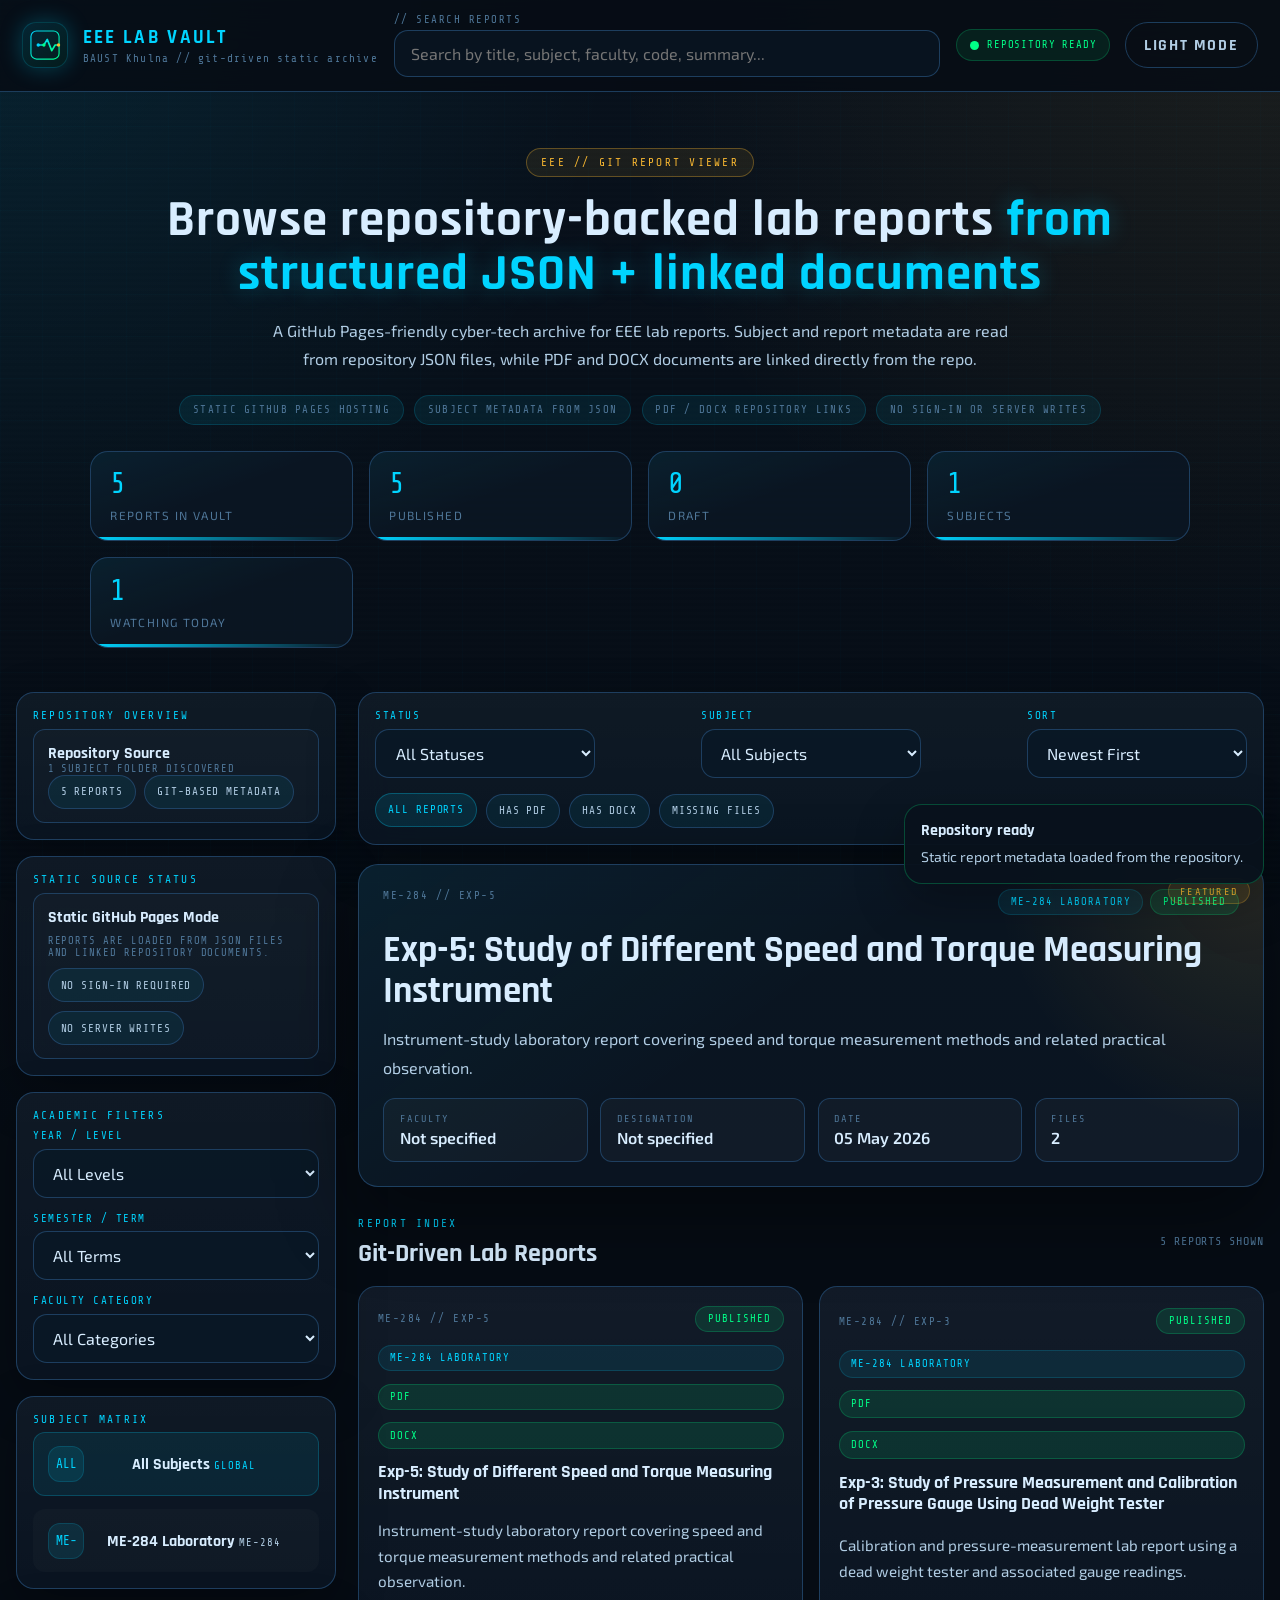
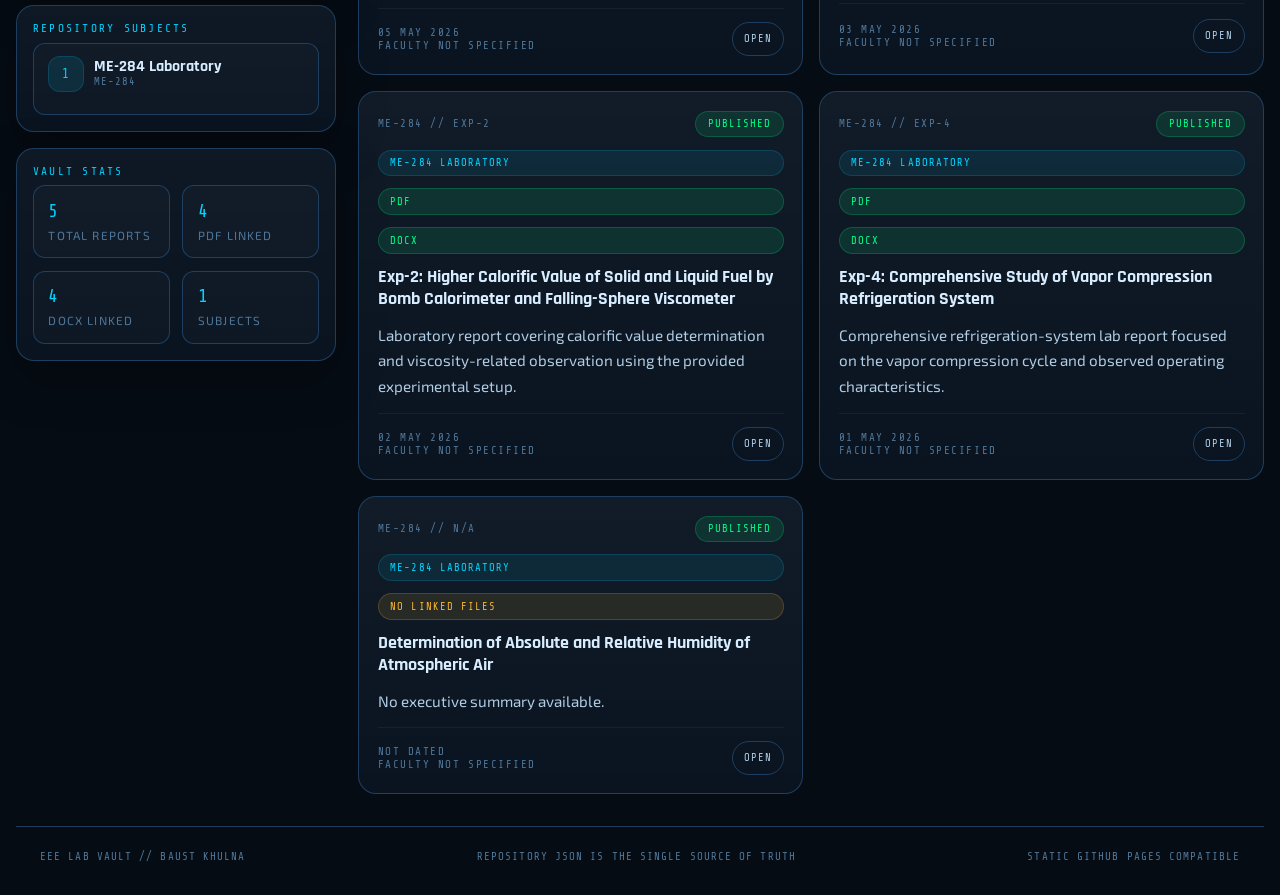
<file: index.html>
<!DOCTYPE html>
<html lang="en">
<head>
  <meta charset="UTF-8">
  <meta name="viewport" content="width=device-width, initial-scale=1.0">
  <title>EEE Lab Vault | BAUST Khulna</title>
  <meta
    name="description"
    content="A cyber-tech Git-based EEE lab report viewer for GitHub Pages with JSON metadata and linked PDF / DOCX files."
  >
  <link rel="preconnect" href="https://fonts.googleapis.com">
  <link rel="preconnect" href="https://fonts.gstatic.com" crossorigin>
  <link
    href="https://fonts.googleapis.com/css2?family=Share+Tech+Mono&family=Rajdhani:wght@400;500;600;700&family=Exo+2:wght@300;400;500;600;700&display=swap"
    rel="stylesheet"
  >
  <link rel="stylesheet" href="./style.css">
</head>
<body data-theme="dark">
  <div class="app-shell">
    <header class="topbar">
      <div class="topbar-left">
        <div class="circuit-logo" aria-hidden="true">
          <svg viewBox="0 0 64 64" xmlns="http://www.w3.org/2000/svg">
            <defs>
              <linearGradient id="brandGlow" x1="0%" y1="0%" x2="100%" y2="100%">
                <stop offset="0%" stop-color="#00d4ff"></stop>
                <stop offset="100%" stop-color="#00ff88"></stop>
              </linearGradient>
            </defs>
            <rect x="7" y="7" width="50" height="50" rx="10" fill="none" stroke="url(#brandGlow)" stroke-width="2"></rect>
            <path d="M20 32h10l6-10 8 20 6-10h4" fill="none" stroke="url(#brandGlow)" stroke-width="3" stroke-linecap="round" stroke-linejoin="round"></path>
            <circle cx="20" cy="32" r="3" fill="#00d4ff"></circle>
            <circle cx="30" cy="32" r="3" fill="#00ff88"></circle>
            <circle cx="56" cy="32" r="3" fill="#f7b731"></circle>
          </svg>
        </div>
        <div class="site-brand">
          <span class="site-name">EEE Lab Vault</span>
          <span class="site-sub">BAUST Khulna // git-driven static archive</span>
        </div>
      </div>

      <div class="topbar-center">
        <label class="search-shell" for="globalSearch">
          <span class="search-label">// Search reports</span>
          <input
            id="globalSearch"
            class="search-input"
            type="search"
            autocomplete="off"
            placeholder="Search by title, subject, faculty, code, summary..."
          >
        </label>
      </div>

      <div class="topbar-right">
        <div class="status-indicator">
          <span class="status-dot"></span>
          <span id="autosaveTopStatus">Repository ready</span>
        </div>
        <button id="themeToggle" class="btn btn-ghost" type="button">Light Mode</button>
      </div>
    </header>

    <section class="hero">
      <div class="hero-grid" aria-hidden="true"></div>
      <div class="hero-badge">EEE // GIT REPORT VIEWER</div>
      <h1>
        Browse repository-backed lab reports
        <span>from structured JSON + linked documents</span>
      </h1>
      <p class="hero-copy">
        A GitHub Pages-friendly cyber-tech archive for EEE lab reports. Subject and report metadata
        are read from repository JSON files, while PDF and DOCX documents are linked directly from the repo.
      </p>
      <div class="hero-meta">
        <span>Static GitHub Pages hosting</span>
        <span>Subject metadata from JSON</span>
        <span>PDF / DOCX repository links</span>
        <span>No sign-in or server writes</span>
      </div>
      <div class="hero-metrics">
        <article class="metric-card">
          <span class="metric-value" id="metricTotalReports">0</span>
          <span class="metric-label">Reports in Vault</span>
        </article>
        <article class="metric-card">
          <span class="metric-value" id="metricPublishedReports">0</span>
          <span class="metric-label">Published</span>
        </article>
        <article class="metric-card">
          <span class="metric-value" id="metricDraftReports">0</span>
          <span class="metric-label">Draft</span>
        </article>
        <article class="metric-card">
          <span class="metric-value" id="metricAcademicProfiles">0</span>
          <span class="metric-label">Subjects</span>
        </article>
        <article class="metric-card">
          <span class="metric-value" id="metricTodayViewers">0</span>
          <span class="metric-label">Watching Today</span>
        </article>
      </div>
    </section>

    <div class="layout">
      <aside class="sidebar">
        <section class="sidebar-section glass-card">
          <div class="panel-title">Repository Overview</div>
          <div id="profileSummary" class="profile-summary"></div>
        </section>

        <section class="sidebar-section glass-card">
          <div class="panel-title">Static Source Status</div>
          <div id="securitySummary" class="memory-list"></div>
        </section>

        <section class="sidebar-section glass-card">
          <div class="panel-title">Academic Filters</div>
          <div class="sidebar-filter-stack">
            <label class="field field-inline" for="levelFilter">
              <span class="field-label">Year / Level</span>
              <select id="levelFilter" class="field-input">
                <option value="all">All Levels</option>
              </select>
            </label>
            <label class="field field-inline" for="termFilter">
              <span class="field-label">Semester / Term</span>
              <select id="termFilter" class="field-input">
                <option value="all">All Terms</option>
              </select>
            </label>
            <label class="field field-inline" for="teacherCategoryFilter">
              <span class="field-label">Faculty Category</span>
              <select id="teacherCategoryFilter" class="field-input">
                <option value="all">All Categories</option>
              </select>
            </label>
          </div>
        </section>

        <section class="sidebar-section glass-card">
          <div class="panel-title">Subject Matrix</div>
          <div id="categoryList" class="category-list"></div>
        </section>

        <section class="sidebar-section glass-card">
          <div class="panel-title">Repository Subjects</div>
          <div id="academicMemoryList" class="memory-list"></div>
        </section>

        <section class="sidebar-section glass-card">
          <div class="panel-title">Vault Stats</div>
          <div id="statsGrid" class="stat-grid"></div>
        </section>
      </aside>

      <main class="main">
        <section class="control-deck glass-card">
          <div class="control-row">
            <label class="field field-inline" for="statusFilter">
              <span class="field-label">Status</span>
              <select id="statusFilter" class="field-input">
                <option value="all">All Statuses</option>
                <option value="published">Published</option>
                <option value="draft">Draft</option>
              </select>
            </label>
            <label class="field field-inline" for="subjectFilter">
              <span class="field-label">Subject</span>
              <select id="subjectFilter" class="field-input">
                <option value="all">All Subjects</option>
              </select>
            </label>
            <label class="field field-inline" for="sortFilter">
              <span class="field-label">Sort</span>
              <select id="sortFilter" class="field-input">
                <option value="newest">Newest First</option>
                <option value="oldest">Oldest First</option>
                <option value="title">Title A-Z</option>
                <option value="subject">Subject A-Z</option>
              </select>
            </label>
          </div>

          <div class="quick-filter-row">
            <div id="quickFilterChips" class="quick-filter-chips" role="tablist" aria-label="Quick report filters"></div>
          </div>
        </section>

        <section id="featuredMount" class="featured-mount"></section>

        <section class="reports-section">
          <div class="section-header">
            <div>
              <p class="section-kicker">REPORT INDEX</p>
              <h2 class="section-title">Git-Driven Lab Reports</h2>
            </div>
            <div class="section-actions">
              <span id="resultsSummary" class="results-summary">0 reports shown</span>
            </div>
          </div>

          <div id="reportsGrid" class="reports-grid" aria-live="polite"></div>

          <div id="emptyState" class="empty-state hidden">
            <div class="empty-icon">0101</div>
            <h3>No reports are available yet</h3>
            <p id="emptyStateCopy">Add JSON metadata under /reports and linked PDF / DOCX files to populate the vault.</p>
          </div>
        </section>
      </main>
    </div>

    <footer class="footer">
      <span>EEE LAB VAULT // BAUST KHULNA</span>
      <span>Repository JSON is the single source of truth</span>
      <span>Static GitHub Pages compatible</span>
    </footer>
  </div>

  <section id="viewerModal" class="modal-shell" aria-hidden="true">
    <div class="modal-overlay" data-close-modal="viewer"></div>
    <div class="modal modal-viewer" role="dialog" aria-modal="true" aria-labelledby="viewerModalTitle">
      <div class="modal-header viewer-header">
        <div>
          <p class="modal-kicker">REPORT VIEWER</p>
          <h2 id="viewerModalTitle" class="modal-title">Report Viewer</h2>
        </div>
        <div class="viewer-toolbar">
          <button class="icon-btn" type="button" data-close-modal="viewer" aria-label="Close viewer">X</button>
        </div>
      </div>
      <div id="viewerContent" class="modal-body viewer-content"></div>
    </div>
  </section>

  <div id="loadingOverlay" class="loading-overlay hidden" aria-hidden="true">
    <div class="loading-card">
      <div class="loading-spinner"></div>
      <p id="loadingMessage">Loading repository metadata...</p>
    </div>
  </div>

  <div id="toastStack" class="toast-stack" aria-live="polite" aria-atomic="true"></div>

  <script defer src="./js/config.js?v=10"></script>
  <script defer src="./js/utils.js?v=10"></script>
  <script defer src="./backend/mock-backend.js?v=10"></script>
  <script defer src="./js/templates.js?v=10"></script>
  <script defer src="./js/app.js?v=10"></script>
  <script defer src="./script.js?v=10"></script>
</body>
</html>
</file>
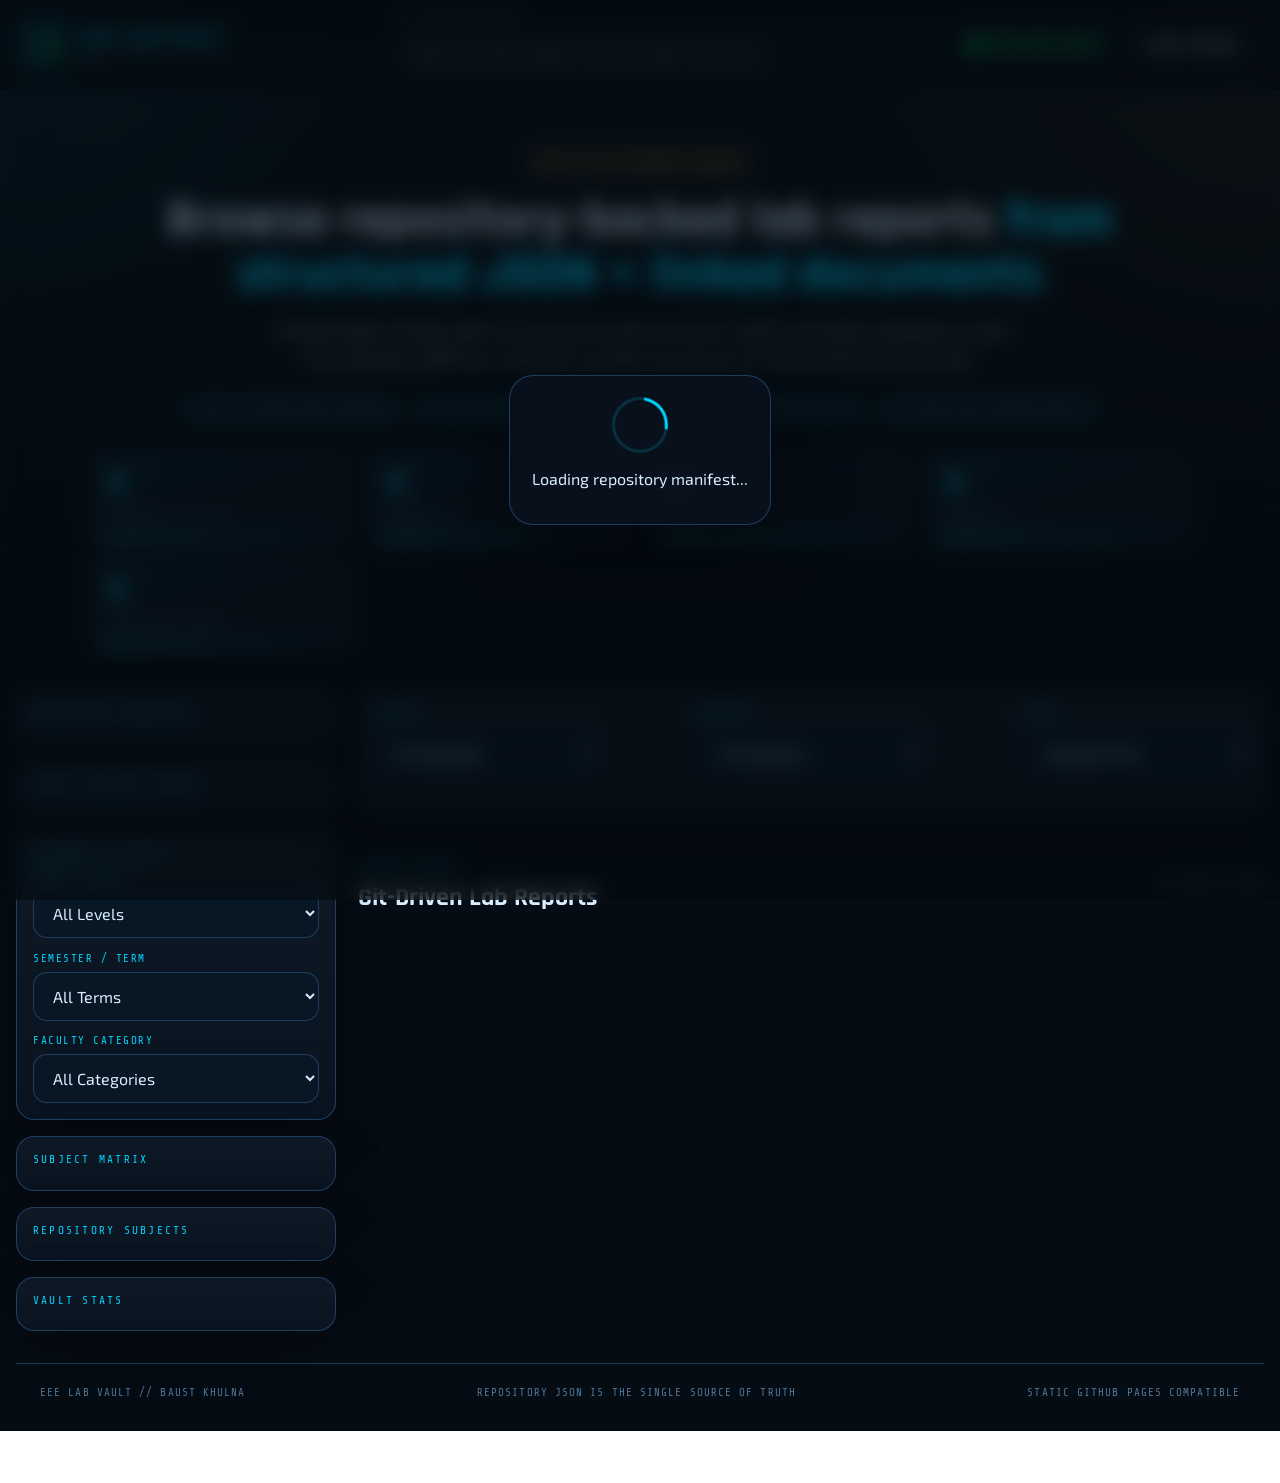
<file: eee_lab_blog.html>
<!DOCTYPE html>
<html lang="en">
<head>
  <meta charset="UTF-8">
  <meta http-equiv="refresh" content="0; url=./index.html">
  <meta name="viewport" content="width=device-width, initial-scale=1.0">
  <title>EEE Lab Vault</title>
</head>
<body>
  <p>
    Redirecting to the improved system.
    <a href="./index.html">Open EEE Lab Vault</a>
  </p>
</body>
</html>
</file>
<file: style.css>
:root {
  --bg: #060c14;
  --bg-soft: #09121d;
  --panel: rgba(11, 22, 35, 0.92);
  --panel-strong: rgba(9, 18, 29, 0.96);
  --panel-2: rgba(15, 30, 48, 0.94);
  --surface: rgba(10, 24, 38, 0.88);
  --border: rgba(36, 76, 116, 0.75);
  --border-strong: rgba(0, 212, 255, 0.32);
  --accent: #00d4ff;
  --accent-2: #f7b731;
  --accent-3: #00ff88;
  --danger: #ff4757;
  --text: #d8edff;
  --text-soft: #b1cde4;
  --muted: #4f7799;
  --shadow: 0 28px 80px rgba(0, 0, 0, 0.42);
  --shadow-soft: 0 18px 50px rgba(0, 0, 0, 0.26);
  --glow: 0 0 22px rgba(0, 212, 255, 0.26);
  --glow-2: 0 0 22px rgba(247, 183, 49, 0.22);
  --radius: 18px;
  --radius-sm: 12px;
  --topbar-height: 78px;
  --line: 1px solid var(--border);
  --transition: 180ms ease;
}

body[data-theme="light"] {
  --bg: #eef7ff;
  --bg-soft: #e2f1fb;
  --panel: rgba(255, 255, 255, 0.92);
  --panel-strong: rgba(255, 255, 255, 0.98);
  --panel-2: rgba(236, 247, 255, 0.96);
  --surface: rgba(246, 252, 255, 0.9);
  --border: rgba(48, 110, 161, 0.34);
  --border-strong: rgba(0, 122, 204, 0.28);
  --accent: #0078c2;
  --accent-2: #c78100;
  --accent-3: #008f61;
  --danger: #d9253b;
  --text: #10263d;
  --text-soft: #345067;
  --muted: #64839d;
  --shadow: 0 28px 80px rgba(12, 42, 72, 0.12);
  --shadow-soft: 0 18px 50px rgba(12, 42, 72, 0.08);
  --glow: 0 0 20px rgba(0, 120, 194, 0.16);
  --glow-2: 0 0 20px rgba(199, 129, 0, 0.14);
}

*,
*::before,
*::after {
  box-sizing: border-box;
}

html {
  scroll-behavior: smooth;
}

body {
  margin: 0;
  min-height: 100vh;
  background:
    radial-gradient(circle at top left, rgba(0, 212, 255, 0.09), transparent 22%),
    radial-gradient(circle at top right, rgba(247, 183, 49, 0.08), transparent 24%),
    linear-gradient(180deg, var(--bg-soft) 0%, var(--bg) 46%, var(--bg) 100%);
  color: var(--text);
  font-family: "Exo 2", sans-serif;
  font-weight: 400;
  overflow-x: hidden;
  position: relative;
}

body::before,
body::after {
  content: "";
  position: fixed;
  inset: 0;
  pointer-events: none;
  z-index: -1;
}

body::before {
  background-image:
    linear-gradient(rgba(0, 212, 255, 0.04) 1px, transparent 1px),
    linear-gradient(90deg, rgba(0, 212, 255, 0.04) 1px, transparent 1px);
  background-size: 42px 42px;
  opacity: 0.45;
}

body::after {
  background: repeating-linear-gradient(
    180deg,
    transparent,
    transparent 3px,
    rgba(0, 0, 0, 0.05) 3px,
    rgba(0, 0, 0, 0.05) 6px
  );
  opacity: 0.35;
}

body.modal-open {
  overflow: hidden;
}

img {
  max-width: 100%;
  display: block;
}

button,
input,
select,
textarea {
  font: inherit;
}

button {
  color: inherit;
}

a {
  color: inherit;
}

.hidden,
.sr-only {
  display: none !important;
}

.app-shell {
  position: relative;
  z-index: 1;
}

.glass-card {
  background:
    linear-gradient(180deg, rgba(255, 255, 255, 0.02), transparent 100%),
    var(--panel);
  border: var(--line);
  border-radius: var(--radius);
  box-shadow: var(--shadow-soft);
  backdrop-filter: blur(18px);
}

.topbar {
  position: sticky;
  top: 0;
  z-index: 40;
  display: grid;
  grid-template-columns: auto minmax(240px, 1fr) auto;
  align-items: center;
  gap: 1rem;
  min-height: var(--topbar-height);
  padding: 0.85rem 1.4rem;
  background: rgba(6, 12, 20, 0.86);
  border-bottom: var(--line);
  backdrop-filter: blur(22px);
}

body[data-theme="light"] .topbar {
  background: rgba(238, 247, 255, 0.88);
}

.topbar-left,
.topbar-right {
  display: flex;
  align-items: center;
  gap: 0.9rem;
}

.topbar-center {
  min-width: 0;
}

.circuit-logo {
  width: 46px;
  height: 46px;
  flex-shrink: 0;
  padding: 0.25rem;
  border-radius: 14px;
  background: linear-gradient(145deg, rgba(0, 212, 255, 0.12), rgba(0, 255, 136, 0.06));
  border: 1px solid rgba(0, 212, 255, 0.18);
  box-shadow: var(--glow);
}

.site-brand {
  display: flex;
  flex-direction: column;
  gap: 0.15rem;
}

.site-name {
  font-family: "Rajdhani", sans-serif;
  font-size: 1.2rem;
  font-weight: 700;
  letter-spacing: 0.12em;
  text-transform: uppercase;
  color: var(--accent);
}

.site-sub {
  font-family: "Share Tech Mono", monospace;
  font-size: 0.68rem;
  letter-spacing: 0.11em;
  color: var(--muted);
}

.search-shell {
  display: flex;
  flex-direction: column;
  gap: 0.3rem;
  min-width: 0;
}

.search-label {
  font-family: "Share Tech Mono", monospace;
  font-size: 0.67rem;
  letter-spacing: 0.14em;
  color: var(--muted);
  text-transform: uppercase;
}

.search-input {
  width: 100%;
  min-height: 46px;
  border-radius: 14px;
  border: 1px solid var(--border);
  background: rgba(10, 22, 35, 0.84);
  color: var(--text);
  padding: 0.8rem 1rem;
  outline: none;
  transition: border-color var(--transition), box-shadow var(--transition), transform var(--transition);
}

body[data-theme="light"] .search-input {
  background: rgba(255, 255, 255, 0.92);
}

.search-input:focus {
  border-color: var(--accent);
  box-shadow: 0 0 0 4px rgba(0, 212, 255, 0.08);
  transform: translateY(-1px);
}

.status-indicator {
  display: inline-flex;
  align-items: center;
  gap: 0.5rem;
  padding: 0.55rem 0.8rem;
  border-radius: 999px;
  border: 1px solid rgba(0, 255, 136, 0.2);
  background: rgba(0, 255, 136, 0.08);
  color: var(--accent-3);
  font-family: "Share Tech Mono", monospace;
  font-size: 0.66rem;
  letter-spacing: 0.08em;
  text-transform: uppercase;
}

.status-dot {
  width: 9px;
  height: 9px;
  border-radius: 50%;
  background: var(--accent-3);
  box-shadow: 0 0 0 0 rgba(0, 255, 136, 0.42);
  animation: pulse 1.8s infinite;
}

@keyframes pulse {
  0% {
    box-shadow: 0 0 0 0 rgba(0, 255, 136, 0.38);
  }

  70% {
    box-shadow: 0 0 0 10px rgba(0, 255, 136, 0);
  }

  100% {
    box-shadow: 0 0 0 0 rgba(0, 255, 136, 0);
  }
}

.btn,
.icon-btn {
  border: 1px solid transparent;
  border-radius: 999px;
  cursor: pointer;
  transition:
    transform var(--transition),
    background-color var(--transition),
    border-color var(--transition),
    box-shadow var(--transition),
    color var(--transition);
  text-transform: uppercase;
  letter-spacing: 0.1em;
  font-family: "Rajdhani", sans-serif;
  font-weight: 700;
}

.btn {
  min-height: 42px;
  padding: 0.72rem 1.15rem;
}

.icon-btn {
  width: 42px;
  height: 42px;
  display: inline-grid;
  place-items: center;
  background: transparent;
  border-color: var(--border);
  color: var(--muted);
}

.icon-btn:hover {
  color: var(--danger);
  border-color: rgba(255, 71, 87, 0.32);
  transform: translateY(-1px);
}

.btn:hover,
.icon-btn:hover {
  transform: translateY(-1px);
}

.btn:focus-visible,
.icon-btn:focus-visible,
.field-input:focus-visible,
.search-input:focus-visible {
  outline: 2px solid rgba(0, 212, 255, 0.28);
  outline-offset: 2px;
}

.btn-primary {
  background: linear-gradient(135deg, rgba(0, 212, 255, 0.95), rgba(0, 255, 136, 0.82));
  color: #04111a;
  box-shadow: var(--glow);
}

.btn-primary:hover {
  box-shadow: 0 18px 36px rgba(0, 212, 255, 0.18);
}

.btn-secondary {
  background: rgba(247, 183, 49, 0.12);
  border-color: rgba(247, 183, 49, 0.3);
  color: var(--accent-2);
}

.btn-secondary:hover {
  box-shadow: var(--glow-2);
  background: rgba(247, 183, 49, 0.18);
}

.btn-ghost {
  background: transparent;
  border-color: var(--border);
  color: var(--text-soft);
}

.btn-ghost:hover {
  border-color: var(--accent);
  color: var(--accent);
  box-shadow: var(--glow);
}

.btn-danger {
  background: rgba(255, 71, 87, 0.12);
  border-color: rgba(255, 71, 87, 0.3);
  color: var(--danger);
}

.btn-danger:hover {
  box-shadow: 0 0 0 4px rgba(255, 71, 87, 0.08);
}

.btn[disabled],
.icon-btn[disabled] {
  opacity: 0.55;
  cursor: not-allowed;
  transform: none;
  box-shadow: none;
}

.hero {
  position: relative;
  padding: 3.5rem 1.5rem 2.75rem;
  text-align: center;
  overflow: hidden;
}

.hero-grid {
  position: absolute;
  inset: 0;
  background:
    radial-gradient(circle at 20% 10%, rgba(0, 212, 255, 0.12), transparent 28%),
    radial-gradient(circle at 80% 10%, rgba(247, 183, 49, 0.09), transparent 32%),
    linear-gradient(180deg, rgba(0, 212, 255, 0.04), transparent 65%);
  opacity: 0.95;
  pointer-events: none;
}

.hero > * {
  position: relative;
  z-index: 1;
}

.hero-badge,
.panel-title,
.modal-kicker,
.section-kicker {
  font-family: "Share Tech Mono", monospace;
  font-size: 0.7rem;
  letter-spacing: 0.2em;
  text-transform: uppercase;
}

.hero-badge {
  display: inline-flex;
  align-items: center;
  gap: 0.5rem;
  margin-bottom: 1rem;
  border: 1px solid rgba(247, 183, 49, 0.32);
  background: rgba(247, 183, 49, 0.08);
  color: var(--accent-2);
  border-radius: 999px;
  padding: 0.45rem 0.9rem;
}

.hero h1 {
  margin: 0 auto;
  max-width: 980px;
  font-family: "Rajdhani", sans-serif;
  font-weight: 700;
  font-size: clamp(2rem, 4vw, 4.2rem);
  line-height: 1.06;
  letter-spacing: 0.02em;
}

.hero h1 span {
  color: var(--accent);
  text-shadow: var(--glow);
}

.hero-copy {
  max-width: 760px;
  margin: 1rem auto 1.35rem;
  font-size: 1rem;
  line-height: 1.75;
  color: var(--text-soft);
}

.hero-meta {
  display: flex;
  flex-wrap: wrap;
  justify-content: center;
  gap: 0.65rem;
  margin-bottom: 1.6rem;
}

.hero-meta span {
  padding: 0.5rem 0.8rem;
  border-radius: 999px;
  background: rgba(0, 212, 255, 0.08);
  border: 1px solid rgba(0, 212, 255, 0.16);
  color: var(--muted);
  font-family: "Share Tech Mono", monospace;
  font-size: 0.67rem;
  letter-spacing: 0.12em;
  text-transform: uppercase;
}

.hero-metrics {
  display: grid;
  grid-template-columns: repeat(4, minmax(0, 1fr));
  gap: 1rem;
  max-width: 1100px;
  margin: 0 auto;
}

.metric-card {
  position: relative;
  overflow: hidden;
  padding: 1.05rem 1.2rem;
  border-radius: var(--radius);
  border: var(--line);
  background:
    linear-gradient(160deg, rgba(0, 212, 255, 0.06), transparent 48%),
    var(--panel);
  text-align: left;
}

.metric-card::after {
  content: "";
  position: absolute;
  inset: auto 0 0 0;
  height: 3px;
  background: linear-gradient(90deg, var(--accent), transparent);
}

.metric-value {
  display: block;
  margin-bottom: 0.25rem;
  font-family: "Share Tech Mono", monospace;
  font-size: 1.8rem;
  color: var(--accent);
}

.metric-label {
  color: var(--muted);
  font-size: 0.74rem;
  letter-spacing: 0.12em;
  text-transform: uppercase;
}

.layout {
  display: grid;
  grid-template-columns: 320px minmax(0, 1fr);
  gap: 1.4rem;
  width: min(1440px, calc(100% - 2rem));
  margin: 0 auto 2rem;
  align-items: start;
}

.sidebar {
  position: sticky;
  top: calc(var(--topbar-height) + 1rem);
  display: grid;
  gap: 1rem;
}

.sidebar-section {
  padding: 1rem;
}

.sidebar-filter-stack {
  display: grid;
  gap: 0.85rem;
}

.sidebar-filter-stack .field {
  margin: 0;
}

.panel-title,
.section-kicker,
.modal-kicker {
  color: var(--accent);
  margin-bottom: 0.45rem;
}

.profile-summary {
  display: grid;
  gap: 0.85rem;
}

.profile-card-title {
  display: flex;
  align-items: center;
  justify-content: space-between;
  gap: 0.8rem;
}

.profile-user {
  display: flex;
  align-items: center;
  gap: 0.8rem;
}

.profile-avatar {
  width: 50px;
  height: 50px;
  border-radius: 16px;
  display: grid;
  place-items: center;
  font-family: "Share Tech Mono", monospace;
  font-size: 1rem;
  color: #05111a;
  background: linear-gradient(145deg, var(--accent), var(--accent-3));
  box-shadow: var(--glow);
}

.profile-name {
  font-family: "Rajdhani", sans-serif;
  font-size: 1.1rem;
  font-weight: 700;
}

.profile-role,
.profile-meta,
.memory-caption,
.stat-label,
.results-summary {
  font-size: 0.74rem;
  color: var(--muted);
}

.profile-meta {
  display: grid;
  gap: 0.35rem;
}

.profile-badges,
.memory-pills,
.quick-filter-chips {
  display: flex;
  flex-wrap: wrap;
  gap: 0.55rem;
}

.pill,
.chip {
  display: inline-flex;
  align-items: center;
  gap: 0.35rem;
  min-height: 34px;
  padding: 0.42rem 0.75rem;
  border-radius: 999px;
  border: 1px solid var(--border);
  background: rgba(0, 212, 255, 0.07);
  color: var(--text-soft);
  font-family: "Share Tech Mono", monospace;
  font-size: 0.69rem;
  letter-spacing: 0.08em;
  text-transform: uppercase;
}

.chip {
  cursor: pointer;
  transition: border-color var(--transition), background-color var(--transition), color var(--transition), transform var(--transition);
}

.chip:hover,
.chip.is-active {
  color: var(--accent);
  border-color: rgba(0, 212, 255, 0.28);
  background: rgba(0, 212, 255, 0.11);
  transform: translateY(-1px);
}

.category-list,
.memory-list,
.history-list {
  display: grid;
  gap: 0.75rem;
}

.category-item {
  display: grid;
  grid-template-columns: auto 1fr auto;
  align-items: center;
  gap: 0.65rem;
  width: 100%;
  padding: 0.8rem 0.9rem;
  border-radius: var(--radius-sm);
  border: 1px solid transparent;
  background: rgba(255, 255, 255, 0.02);
  color: var(--text-soft);
  cursor: pointer;
  transition: transform var(--transition), border-color var(--transition), background-color var(--transition), color var(--transition);
}

.category-item:hover,
.category-item.is-active {
  color: var(--accent);
  border-color: rgba(0, 212, 255, 0.22);
  background: rgba(0, 212, 255, 0.08);
  transform: translateY(-1px);
}

.category-icon,
.memory-index {
  width: 36px;
  height: 36px;
  display: inline-grid;
  place-items: center;
  border-radius: 12px;
  background: rgba(0, 212, 255, 0.1);
  border: 1px solid rgba(0, 212, 255, 0.16);
  color: var(--accent);
  font-family: "Share Tech Mono", monospace;
  font-size: 0.8rem;
}

.category-meta,
.memory-meta {
  min-width: 0;
}

.category-name,
.memory-title,
.history-title {
  font-family: "Rajdhani", sans-serif;
  font-size: 0.98rem;
  font-weight: 700;
  color: var(--text);
}

.category-code,
.memory-caption,
.history-meta {
  font-family: "Share Tech Mono", monospace;
  font-size: 0.66rem;
  letter-spacing: 0.09em;
  text-transform: uppercase;
}

.category-count {
  min-width: 34px;
  padding: 0.3rem 0.55rem;
  text-align: center;
  border-radius: 999px;
  background: rgba(0, 212, 255, 0.08);
  color: var(--accent);
  font-family: "Share Tech Mono", monospace;
  font-size: 0.68rem;
}

.memory-card {
  padding: 0.8rem 0.85rem;
  border-radius: var(--radius-sm);
  border: var(--line);
  background: rgba(255, 255, 255, 0.02);
}

.memory-card.is-security {
  display: grid;
  gap: 0.55rem;
}

.memory-card.is-empty {
  text-align: center;
  color: var(--muted);
  padding: 1rem;
}

.memory-head {
  display: grid;
  grid-template-columns: auto 1fr;
  gap: 0.65rem;
  align-items: start;
  margin-bottom: 0.55rem;
}

.dashboard-user-card {
  padding: 1rem;
  border-radius: var(--radius);
  border: var(--line);
  background: rgba(255, 255, 255, 0.03);
  display: grid;
  gap: 0.8rem;
}

.dashboard-user-head,
.dashboard-user-footer {
  display: flex;
  align-items: center;
  justify-content: space-between;
  gap: 0.8rem;
  flex-wrap: wrap;
}

.dashboard-user-title {
  font-family: "Rajdhani", sans-serif;
  font-size: 1.08rem;
  font-weight: 700;
}

.dashboard-user-subtitle {
  color: var(--muted);
  font-family: "Share Tech Mono", monospace;
  font-size: 0.68rem;
  letter-spacing: 0.08em;
  text-transform: uppercase;
}

.dashboard-user-grid {
  display: grid;
  grid-template-columns: repeat(4, minmax(0, 1fr));
  gap: 0.75rem;
}

.dashboard-user-form {
  display: grid;
  grid-template-columns: repeat(2, minmax(0, 1fr));
  gap: 0.8rem;
}

.dashboard-user-note {
  margin-top: -0.1rem;
  color: var(--muted);
  font-size: 0.78rem;
  line-height: 1.7;
}

.activity-log-card {
  padding: 1rem;
  border-radius: var(--radius);
  border: var(--line);
  background: rgba(255, 255, 255, 0.03);
  display: grid;
  gap: 0.8rem;
}

.activity-log-head {
  display: flex;
  align-items: flex-start;
  justify-content: space-between;
  gap: 0.8rem;
  flex-wrap: wrap;
}

.activity-log-title {
  font-family: "Rajdhani", sans-serif;
  font-size: 1.02rem;
  font-weight: 700;
  text-transform: capitalize;
}

.activity-log-meta {
  color: var(--muted);
  font-family: "Share Tech Mono", monospace;
  font-size: 0.68rem;
  letter-spacing: 0.08em;
  text-transform: uppercase;
}

.activity-log-grid {
  display: grid;
  grid-template-columns: repeat(4, minmax(0, 1fr));
  gap: 0.75rem;
}

.activity-log-agent {
  padding: 0.85rem 0.95rem;
  border-radius: 14px;
  border: 1px solid rgba(0, 212, 255, 0.12);
  background: rgba(6, 18, 28, 0.72);
  color: var(--muted);
  font-family: "Share Tech Mono", monospace;
  font-size: 0.72rem;
  line-height: 1.7;
  word-break: break-word;
}

.status-pill {
  display: inline-flex;
  align-items: center;
  gap: 0.35rem;
  min-height: 30px;
  padding: 0.3rem 0.65rem;
  border-radius: 999px;
  font-family: "Share Tech Mono", monospace;
  font-size: 0.64rem;
  letter-spacing: 0.08em;
  text-transform: uppercase;
  border: 1px solid transparent;
}

.status-pill.is-active {
  color: var(--accent-3);
  background: rgba(0, 255, 136, 0.1);
  border-color: rgba(0, 255, 136, 0.24);
}

.status-pill.is-suspended {
  color: var(--danger);
  background: rgba(255, 71, 87, 0.1);
  border-color: rgba(255, 71, 87, 0.24);
}

.status-pill.is-admin {
  color: var(--accent-2);
  background: rgba(247, 183, 49, 0.12);
  border-color: rgba(247, 183, 49, 0.24);
}

.status-pill.is-readonly {
  color: #ffb86c;
  background: rgba(255, 184, 108, 0.12);
  border-color: rgba(255, 184, 108, 0.28);
}

.stat-grid {
  display: grid;
  grid-template-columns: repeat(2, minmax(0, 1fr));
  gap: 0.8rem;
}

.stat-card {
  padding: 0.9rem;
  border-radius: var(--radius-sm);
  border: var(--line);
  background: rgba(255, 255, 255, 0.02);
}

.stat-value {
  display: block;
  margin-bottom: 0.2rem;
  font-family: "Share Tech Mono", monospace;
  font-size: 1.15rem;
  color: var(--accent);
}

.stat-label {
  text-transform: uppercase;
  letter-spacing: 0.1em;
}

.main {
  display: grid;
  gap: 1.2rem;
}

.cover-generator-grid {
  display: grid;
  grid-template-columns: minmax(320px, 420px) minmax(320px, 1fr);
  gap: 1.1rem;
  align-items: start;
}

.cover-form {
  display: grid;
  gap: 1rem;
}

.cover-preview-shell {
  display: grid;
  justify-items: center;
}

.cover-preview-page {
  width: min(100%, 210mm);
  min-height: 297mm;
  padding: 18mm 16mm;
  color: #111;
  background:
    radial-gradient(circle at top right, rgba(21, 63, 122, 0.08), transparent 26%),
    linear-gradient(180deg, rgba(15, 61, 122, 0.06), rgba(255, 255, 255, 0.99)),
    #fff;
  border-radius: 16px;
  box-shadow: 0 25px 60px rgba(2, 12, 22, 0.32);
  border: 1px solid rgba(15, 61, 122, 0.12);
}

.cover-preview-page.is-blackwhite {
  background:
    linear-gradient(180deg, rgba(30, 30, 30, 0.04), rgba(255, 255, 255, 0.99)),
    #fff;
  border-color: rgba(22, 22, 22, 0.14);
}

.cover-preview-page.is-formal {
  background:
    radial-gradient(circle at top right, rgba(133, 103, 48, 0.12), transparent 30%),
    linear-gradient(180deg, rgba(123, 94, 37, 0.08), rgba(255, 250, 240, 0.99)),
    #fffaf3;
  border-color: rgba(104, 78, 31, 0.18);
}

.cover-preview-page.is-emerald {
  background:
    radial-gradient(circle at top right, rgba(29, 89, 72, 0.12), transparent 28%),
    linear-gradient(180deg, rgba(29, 89, 72, 0.08), rgba(250, 255, 252, 0.99)),
    #fbfffd;
  border-color: rgba(29, 89, 72, 0.18);
}

.cover-page-inner {
  position: relative;
  min-height: calc(297mm - 36mm);
  display: flex;
  flex-direction: column;
  --cover-primary: #153f7a;
  --cover-secondary: #3b4b64;
  --cover-panel: rgba(247, 249, 252, 0.96);
  --cover-border: rgba(21, 63, 122, 0.78);
  --cover-shadow: rgba(21, 63, 122, 0.14);
}

.cover-page-inner.is-blackwhite {
  --cover-primary: #171717;
  --cover-secondary: #4a4a4a;
  --cover-panel: rgba(250, 250, 250, 0.98);
  --cover-border: rgba(32, 32, 32, 0.86);
  --cover-shadow: rgba(0, 0, 0, 0.12);
}

.cover-page-inner.is-formal {
  --cover-primary: #684e1f;
  --cover-secondary: #5e5039;
  --cover-panel: rgba(250, 247, 239, 0.98);
  --cover-border: rgba(104, 78, 31, 0.84);
  --cover-shadow: rgba(104, 78, 31, 0.16);
}

.cover-page-inner.is-emerald {
  --cover-primary: #1d5948;
  --cover-secondary: #385148;
  --cover-panel: rgba(244, 251, 247, 0.98);
  --cover-border: rgba(29, 89, 72, 0.84);
  --cover-shadow: rgba(29, 89, 72, 0.14);
}

.cover-page-border {
  position: absolute;
  inset: 0;
  border: 1.8px solid var(--cover-border);
  pointer-events: none;
}

.cover-page-topline {
  margin-bottom: 10mm;
  text-align: center;
}

.cover-page-brand-full {
  font-family: "Rajdhani", sans-serif;
  max-width: 148mm;
  margin: 0 auto;
  font-size: 21px;
  font-weight: 700;
  line-height: 1.25;
  letter-spacing: 0.05em;
  color: var(--cover-primary);
  text-transform: uppercase;
}

.cover-page-brand-ring {
  display: inline-flex;
  align-items: center;
  justify-content: center;
  min-height: 12mm;
  margin: 3mm auto 0;
  padding: 0 8mm;
  border: 1.6px solid var(--cover-border);
  border-radius: 999px;
  background: rgba(255, 255, 255, 0.88);
  font-family: "Exo 2", sans-serif;
  font-size: 12px;
  color: var(--cover-secondary);
  text-align: center;
  box-shadow: inset 0 0 0 1px rgba(255, 255, 255, 0.7);
}

.cover-page-logo-frame {
  width: 148px;
  height: 148px;
  margin: 14px auto 0;
  border-radius: 50%;
  border: 2.6px solid var(--cover-border);
  background: radial-gradient(circle at 30% 20%, rgba(255, 255, 255, 0.98), var(--cover-panel));
  display: grid;
  place-items: center;
  box-shadow: 0 14px 30px var(--cover-shadow);
  position: relative;
}

.cover-page-logo-frame::before {
  content: "";
  position: absolute;
  inset: 10px;
  border-radius: 50%;
  border: 1px dashed rgba(255, 255, 255, 0.85);
}

.cover-page-logo-image {
  width: 112px;
  height: 112px;
  object-fit: contain;
}

.cover-page-title {
  margin: 5mm 0 6mm;
  text-align: center;
  font-family: "Rajdhani", sans-serif;
  font-size: 32px;
  font-weight: 700;
  color: var(--cover-primary);
  letter-spacing: 0.08em;
  text-transform: uppercase;
}

.cover-page-remarks {
  min-height: 24mm;
  padding: 4mm;
  border: 1px solid #222;
  margin-bottom: 8mm;
  font-family: "Exo 2", sans-serif;
  background: linear-gradient(180deg, var(--cover-panel), rgba(255, 255, 255, 0.98));
}

.cover-detail-list {
  display: grid;
  gap: 3.8mm;
  width: min(100%, 142mm);
  margin: 0 auto 8mm;
}

.cover-detail-row {
  display: grid;
  grid-template-columns: 1fr;
  gap: 1.5mm;
  align-items: start;
  justify-items: center;
  text-align: center;
  font-size: 15px;
  border-bottom: 1px solid rgba(17, 17, 17, 0.12);
  padding: 2.5mm 4mm 3mm;
  background: linear-gradient(180deg, rgba(255, 255, 255, 0.9), var(--cover-panel));
}

.cover-detail-label {
  font-family: "Rajdhani", sans-serif;
  font-size: 17px;
  font-weight: 700;
  letter-spacing: 0.06em;
  text-transform: uppercase;
  color: var(--cover-primary);
}

.cover-detail-value {
  font-family: "Exo 2", sans-serif;
  font-size: 15px;
}

.cover-columns {
  display: grid;
  grid-template-columns: 1fr 1fr;
  gap: 10mm;
  margin-top: 4mm;
}

.cover-column-title {
  margin-bottom: 2.5mm;
  font-family: "Rajdhani", sans-serif;
  font-size: 18px;
  font-weight: 700;
  color: var(--cover-primary);
}

.cover-column-copy {
  display: grid;
  gap: 2.2mm;
  font-size: 14px;
  padding: 4mm;
  border: 1px solid color-mix(in srgb, var(--cover-primary) 16%, white);
  background: var(--cover-panel);
}

.cover-footer-block {
  margin-top: auto;
  padding-top: 16mm;
}

.cover-signature {
  width: 64mm;
  margin-left: auto;
  margin-top: 18mm;
  text-align: center;
  font-size: 13px;
}

.cover-signature-line {
  border-bottom: 1px solid #111;
  margin-bottom: 3mm;
}

.control-deck {
  padding: 1rem;
  display: grid;
  gap: 1rem;
}

.control-row,
.quick-filter-row,
.section-header,
.modal-header,
.modal-footer,
.form-section-header,
.viewer-header,
.auth-actions {
  display: flex;
  align-items: center;
  justify-content: space-between;
  gap: 1rem;
}

.control-row {
  flex-wrap: wrap;
}

.quick-filter-row {
  flex-wrap: wrap;
}

.section-header {
  margin-bottom: 1rem;
}

.section-title {
  margin: 0;
  font-family: "Rajdhani", sans-serif;
  font-size: clamp(1.25rem, 2vw, 1.8rem);
  font-weight: 700;
}

.results-summary {
  font-family: "Share Tech Mono", monospace;
  letter-spacing: 0.08em;
  text-transform: uppercase;
}

.field {
  display: grid;
  gap: 0.42rem;
  min-width: 0;
}

.field-inline {
  min-width: min(220px, 100%);
}

.field-label {
  font-family: "Share Tech Mono", monospace;
  font-size: 0.68rem;
  letter-spacing: 0.14em;
  text-transform: uppercase;
  color: var(--accent);
}

.field-input {
  width: 100%;
  min-height: 46px;
  padding: 0.82rem 0.95rem;
  border-radius: 14px;
  border: 1px solid var(--border);
  background: var(--surface);
  color: var(--text);
  outline: none;
  transition:
    border-color var(--transition),
    box-shadow var(--transition),
    background-color var(--transition),
    transform var(--transition);
}

.field-input-compact {
  min-height: 40px;
  padding-block: 0.55rem;
}

.field-input:focus {
  border-color: var(--accent);
  box-shadow: 0 0 0 4px rgba(0, 212, 255, 0.08);
  transform: translateY(-1px);
}

.field-input::placeholder {
  color: rgba(125, 162, 190, 0.6);
}

.field-input[disabled] {
  cursor: not-allowed;
  opacity: 0.65;
  background: rgba(90, 114, 138, 0.12);
}

.field-textarea {
  min-height: 150px;
  resize: vertical;
}

.editor-toolbar {
  display: flex;
  align-items: center;
  gap: 0.55rem;
  margin: 0 0 0.55rem;
  flex-wrap: wrap;
}

.editor-toolbar .mini-btn {
  min-height: 34px;
}

.editor-toolbar-note {
  color: var(--muted);
  font-size: 0.74rem;
  line-height: 1.6;
}

.field-textarea-sm {
  min-height: 110px;
}

.field.has-error .field-input,
.field-input.is-invalid {
  border-color: rgba(255, 71, 87, 0.5);
  box-shadow: 0 0 0 4px rgba(255, 71, 87, 0.08);
}

.field-error {
  font-size: 0.78rem;
  color: var(--danger);
}

.featured-mount {
  display: grid;
}

.featured-card {
  position: relative;
  overflow: hidden;
  padding: 1.5rem;
  border-radius: calc(var(--radius) + 2px);
  border: var(--line);
  background:
    radial-gradient(circle at top right, rgba(247, 183, 49, 0.12), transparent 28%),
    linear-gradient(145deg, rgba(0, 212, 255, 0.06), transparent 46%),
    var(--panel);
  box-shadow: var(--shadow);
}

.featured-card::before {
  content: "Featured";
  position: absolute;
  top: 0.8rem;
  right: 0.8rem;
  padding: 0.42rem 0.7rem;
  border-radius: 999px;
  background: rgba(247, 183, 49, 0.12);
  border: 1px solid rgba(247, 183, 49, 0.28);
  color: var(--accent-2);
  font-family: "Share Tech Mono", monospace;
  font-size: 0.64rem;
  letter-spacing: 0.12em;
  text-transform: uppercase;
}

.featured-top {
  display: flex;
  justify-content: space-between;
  gap: 1rem;
  margin-bottom: 1rem;
}

.report-tag {
  display: inline-flex;
  align-items: center;
  gap: 0.4rem;
  padding: 0.38rem 0.72rem;
  border-radius: 999px;
  background: rgba(0, 212, 255, 0.09);
  border: 1px solid rgba(0, 212, 255, 0.16);
  color: var(--accent);
  font-family: "Share Tech Mono", monospace;
  font-size: 0.66rem;
  letter-spacing: 0.1em;
  text-transform: uppercase;
}

.report-tag.is-draft {
  background: rgba(247, 183, 49, 0.11);
  border-color: rgba(247, 183, 49, 0.2);
  color: var(--accent-2);
}

.report-tag.is-published {
  background: rgba(0, 255, 136, 0.11);
  border-color: rgba(0, 255, 136, 0.2);
  color: var(--accent-3);
}

.report-tag.is-locked {
  background: rgba(255, 71, 87, 0.1);
  border-color: rgba(255, 71, 87, 0.2);
  color: var(--danger);
}

.featured-title {
  margin: 0.45rem 0 0.8rem;
  font-family: "Rajdhani", sans-serif;
  font-size: clamp(1.6rem, 3vw, 2.3rem);
  line-height: 1.1;
}

.featured-copy {
  margin: 0 0 1rem;
  max-width: 800px;
  line-height: 1.8;
  color: var(--text-soft);
}

.featured-meta,
.card-meta-row,
.viewer-meta-grid,
.report-meta-grid {
  display: grid;
  gap: 0.8rem;
}

.featured-meta {
  grid-template-columns: repeat(4, minmax(0, 1fr));
}

.meta-box {
  padding: 0.85rem 0.95rem;
  border-radius: var(--radius-sm);
  background: rgba(255, 255, 255, 0.03);
  border: var(--line);
}

.meta-label {
  display: block;
  margin-bottom: 0.25rem;
  color: var(--muted);
  font-family: "Share Tech Mono", monospace;
  font-size: 0.64rem;
  text-transform: uppercase;
  letter-spacing: 0.1em;
}

.meta-value {
  font-weight: 600;
}

.reports-grid {
  display: grid;
  grid-template-columns: repeat(auto-fill, minmax(300px, 1fr));
  gap: 1rem;
}

.report-card {
  display: grid;
  gap: 0.8rem;
  padding: 1.15rem;
  border-radius: var(--radius);
  border: var(--line);
  background:
    linear-gradient(180deg, rgba(255, 255, 255, 0.03), transparent 100%),
    var(--panel);
  transition:
    transform var(--transition),
    border-color var(--transition),
    box-shadow var(--transition),
    background-color var(--transition);
  cursor: pointer;
}

.report-card:hover {
  transform: translateY(-4px);
  border-color: var(--border-strong);
  box-shadow: var(--shadow-soft);
}

.report-card-header,
.report-card-footer,
.history-actions {
  display: flex;
  align-items: center;
  justify-content: space-between;
  gap: 0.8rem;
}

.report-seq {
  color: var(--muted);
  font-family: "Share Tech Mono", monospace;
  font-size: 0.68rem;
  letter-spacing: 0.14em;
  text-transform: uppercase;
}

.report-card-title {
  margin: 0;
  font-family: "Rajdhani", sans-serif;
  font-size: 1.15rem;
  font-weight: 700;
  line-height: 1.18;
}

.report-card-summary {
  margin: 0;
  color: var(--text-soft);
  line-height: 1.7;
  font-size: 0.95rem;
}

.report-card-footer {
  padding-top: 0.8rem;
  border-top: 1px solid rgba(255, 255, 255, 0.05);
}

.report-card-actions {
  display: flex;
  gap: 0.45rem;
}

.mini-btn {
  min-height: 34px;
  padding: 0.45rem 0.7rem;
  border-radius: 999px;
  border: 1px solid var(--border);
  background: transparent;
  color: var(--text-soft);
  cursor: pointer;
  font-family: "Share Tech Mono", monospace;
  font-size: 0.66rem;
  letter-spacing: 0.08em;
  text-transform: uppercase;
  transition: border-color var(--transition), color var(--transition), transform var(--transition);
}

.mini-btn:hover {
  color: var(--accent);
  border-color: var(--accent);
  transform: translateY(-1px);
}

.empty-state {
  padding: 2.4rem 1.4rem;
  border-radius: var(--radius);
  border: var(--line);
  background: var(--panel);
  text-align: center;
}

.empty-icon {
  width: 90px;
  height: 90px;
  margin: 0 auto 1rem;
  border-radius: 28px;
  display: grid;
  place-items: center;
  background: linear-gradient(145deg, rgba(0, 212, 255, 0.16), rgba(247, 183, 49, 0.1));
  color: var(--accent);
  font-family: "Share Tech Mono", monospace;
  font-size: 1.2rem;
  box-shadow: var(--glow);
}

.footer {
  display: flex;
  justify-content: space-between;
  gap: 1rem;
  padding: 1.4rem 1.5rem 2rem;
  width: min(1440px, calc(100% - 2rem));
  margin: 0 auto;
  border-top: var(--line);
  color: var(--muted);
  font-family: "Share Tech Mono", monospace;
  font-size: 0.68rem;
  letter-spacing: 0.1em;
  text-transform: uppercase;
}

.modal-shell {
  position: fixed;
  inset: 0;
  display: none;
  align-items: center;
  justify-content: center;
  padding: 1.25rem;
  z-index: 100;
}

.modal-shell.is-open {
  display: flex;
}

.modal-overlay {
  position: absolute;
  inset: 0;
  background: rgba(4, 10, 16, 0.78);
  backdrop-filter: blur(16px);
}

.modal {
  position: relative;
  z-index: 1;
  width: min(1120px, 100%);
  max-height: calc(100vh - 2rem);
  overflow: hidden;
  border-radius: 24px;
  border: var(--line);
  background: var(--panel-strong);
  box-shadow: var(--shadow);
  display: flex;
  flex-direction: column;
}

.modal-wide {
  width: min(1220px, 100%);
}

.modal-medium {
  width: min(860px, 100%);
}

.modal-small {
  width: min(520px, 100%);
}

.modal-viewer {
  width: min(1320px, 100%);
}

.modal-header,
.modal-footer {
  padding: 1rem 1.25rem;
  border-bottom: var(--line);
}

.modal-footer {
  border-top: var(--line);
  border-bottom: none;
}

.modal-title {
  margin: 0;
  font-family: "Rajdhani", sans-serif;
  font-size: clamp(1.25rem, 2vw, 1.8rem);
  font-weight: 700;
}

.modal-header-actions,
.viewer-toolbar,
.footer-left,
.footer-right,
.form-inline-actions {
  display: flex;
  align-items: center;
  flex-wrap: wrap;
  gap: 0.75rem;
}

.autosave-status {
  padding: 0.45rem 0.7rem;
  border-radius: 999px;
  background: rgba(0, 212, 255, 0.08);
  border: 1px solid rgba(0, 212, 255, 0.14);
  color: var(--accent);
  font-family: "Share Tech Mono", monospace;
  font-size: 0.65rem;
  letter-spacing: 0.1em;
  text-transform: uppercase;
}

.modal-body {
  overflow: auto;
}

.report-form {
  display: flex;
  flex-direction: column;
}

.form-section {
  padding: 1.1rem 1.25rem;
  border-bottom: var(--line);
}

.form-section:last-of-type {
  border-bottom: none;
}

.form-section-header {
  margin-bottom: 1rem;
  align-items: start;
}

.form-section-header h3 {
  margin: 0;
  font-family: "Rajdhani", sans-serif;
  font-size: 1.24rem;
}

.form-grid {
  display: grid;
  grid-template-columns: repeat(2, minmax(0, 1fr));
  gap: 1rem;
}

.field-span-2 {
  grid-column: span 2;
}

.switch-row,
.check-row {
  display: inline-flex;
  align-items: center;
  gap: 0.55rem;
  color: var(--text-soft);
  font-size: 0.86rem;
}

.check-row input,
.switch-row input {
  accent-color: var(--accent);
}

.profile-suggestion,
.restore-banner,
.form-alert {
  margin: 1rem 1.25rem 0;
  padding: 0.95rem 1rem;
  border-radius: 16px;
  border: 1px solid rgba(0, 212, 255, 0.16);
  background: rgba(0, 212, 255, 0.08);
}

.form-alert {
  border-color: rgba(255, 71, 87, 0.24);
  background: rgba(255, 71, 87, 0.08);
  color: var(--danger);
}

.profile-suggestion {
  color: var(--text-soft);
}

.profile-suggestion strong {
  color: var(--accent);
}

.restore-banner {
  display: flex;
  align-items: center;
  justify-content: space-between;
  gap: 1rem;
}

.diagram-uploader {
  display: grid;
  gap: 1rem;
}

.upload-panel {
  display: flex;
  align-items: center;
  flex-wrap: wrap;
  gap: 0.75rem;
}

.upload-btn {
  display: inline-flex;
  align-items: center;
  justify-content: center;
}

.diagram-preview {
  min-height: 280px;
  display: grid;
  place-items: center;
  border-radius: var(--radius);
  border: 1px dashed rgba(0, 212, 255, 0.24);
  background:
    linear-gradient(135deg, rgba(0, 212, 255, 0.05), transparent 45%),
    rgba(255, 255, 255, 0.02);
  overflow: hidden;
}

.diagram-preview.empty {
  color: var(--muted);
  font-family: "Share Tech Mono", monospace;
  font-size: 0.78rem;
  letter-spacing: 0.1em;
  text-transform: uppercase;
}

.diagram-preview img {
  width: 100%;
  max-height: 420px;
  object-fit: contain;
}

.table-builder {
  display: grid;
  gap: 1rem;
}

.table-header-grid,
.table-row {
  display: grid;
  grid-template-columns: repeat(4, minmax(0, 1fr)) auto;
  gap: 0.75rem;
  align-items: end;
}

.table-header-grid {
  grid-template-columns: repeat(4, minmax(0, 1fr));
}

.table-rows {
  display: grid;
  gap: 0.75rem;
}

.table-row {
  padding: 0.85rem;
  border-radius: var(--radius-sm);
  border: var(--line);
  background: rgba(255, 255, 255, 0.02);
}

.table-row-index {
  display: inline-flex;
  align-items: center;
  justify-content: center;
  min-width: 44px;
  height: 44px;
  border-radius: 14px;
  border: 1px solid rgba(0, 212, 255, 0.18);
  background: rgba(0, 212, 255, 0.08);
  font-family: "Share Tech Mono", monospace;
  font-size: 0.76rem;
  color: var(--accent);
}

.table-row-actions {
  display: flex;
  align-items: center;
  justify-content: center;
}

.viewer-content {
  padding: 0;
  background: linear-gradient(180deg, rgba(0, 212, 255, 0.03), transparent 25%);
}

.report-paper {
  margin: 0;
  padding: 1.4rem;
}

.report-paper-header {
  position: relative;
  overflow: hidden;
  padding: 1.4rem;
  border-radius: 22px;
  border: var(--line);
  background:
    radial-gradient(circle at top right, rgba(0, 212, 255, 0.1), transparent 30%),
    linear-gradient(160deg, rgba(247, 183, 49, 0.08), transparent 42%),
    var(--panel);
}

.report-paper-header::after {
  content: "";
  position: absolute;
  inset: auto 0 0 0;
  height: 4px;
  background: linear-gradient(90deg, var(--accent), var(--accent-3), transparent);
}

.viewer-title {
  margin: 0.3rem 0 0.85rem;
  font-family: "Rajdhani", sans-serif;
  font-size: clamp(1.65rem, 2.8vw, 2.5rem);
  line-height: 1.08;
}

.viewer-summary {
  margin: 0 0 1rem;
  line-height: 1.8;
  color: var(--text-soft);
}

.viewer-summary p:last-child {
  margin-bottom: 0;
}

.viewer-meta-grid,
.report-meta-grid {
  grid-template-columns: repeat(4, minmax(0, 1fr));
}

.report-sections {
  display: grid;
  gap: 1rem;
  margin-top: 1rem;
}

.report-section-card,
.toc-card,
.history-card {
  padding: 1.2rem;
  border-radius: 20px;
  border: var(--line);
  background: rgba(255, 255, 255, 0.03);
}

.report-section-card h3,
.toc-card h3 {
  margin: 0 0 0.8rem;
  font-family: "Rajdhani", sans-serif;
  font-size: 1.2rem;
}

.report-rich-copy {
  display: grid;
  gap: 0.9rem;
}

.report-section-card p,
.report-section-card li,
.toc-card li {
  margin: 0;
  color: var(--text-soft);
  line-height: 1.85;
}

.report-rich-copy p,
.report-rich-copy li {
  margin: 0;
}

.report-rich-copy strong,
.report-rich-copy u {
  color: var(--text);
}

.formula-inline {
  white-space: nowrap;
  color: var(--accent-2);
  font-family: "Share Tech Mono", monospace;
  font-size: 0.96em;
}

.rich-table-shell {
  overflow-x: auto;
}

.toc-list {
  margin: 0;
  padding-left: 1.2rem;
  display: grid;
  gap: 0.45rem;
}

.report-academic-grid {
  display: grid;
  grid-template-columns: repeat(2, minmax(0, 1fr));
  gap: 1rem;
}

.report-academic-box {
  padding: 0.95rem;
  border-radius: var(--radius-sm);
  border: var(--line);
  background: rgba(255, 255, 255, 0.02);
}

.report-academic-label {
  display: block;
  margin-bottom: 0.2rem;
  color: var(--muted);
  font-family: "Share Tech Mono", monospace;
  font-size: 0.65rem;
  letter-spacing: 0.1em;
  text-transform: uppercase;
}

.diagram-card {
  overflow: hidden;
}

.diagram-card img {
  width: 100%;
  max-height: 500px;
  object-fit: contain;
  border-radius: 16px;
  border: var(--line);
  background: rgba(255, 255, 255, 0.02);
}

.diagram-caption {
  margin-top: 0.8rem;
  font-family: "Share Tech Mono", monospace;
  font-size: 0.68rem;
  color: var(--muted);
  letter-spacing: 0.08em;
  text-transform: uppercase;
}

.viewer-file-grid {
  display: grid;
  grid-template-columns: repeat(auto-fit, minmax(220px, 1fr));
  gap: 1rem;
}

.data-table-shell {
  overflow-x: auto;
}

.data-table {
  width: 100%;
  border-collapse: collapse;
  min-width: 680px;
}

.data-table th,
.data-table td {
  padding: 0.9rem 0.85rem;
  border: 1px solid rgba(255, 255, 255, 0.06);
  text-align: left;
  vertical-align: top;
}

.data-table th {
  background: rgba(0, 212, 255, 0.09);
  color: var(--accent);
  font-family: "Share Tech Mono", monospace;
  font-size: 0.68rem;
  letter-spacing: 0.1em;
  text-transform: uppercase;
}

.data-table td {
  color: var(--text-soft);
  background: rgba(255, 255, 255, 0.02);
}

.data-table tbody tr:nth-child(even) td {
  background: rgba(255, 255, 255, 0.035);
}

.history-card {
  display: grid;
  gap: 0.75rem;
}

.history-meta {
  color: var(--muted);
}

.history-body {
  color: var(--text-soft);
  line-height: 1.7;
}

.auth-gate {
  position: fixed;
  inset: 0;
  display: grid;
  place-items: center;
  padding: 1.2rem;
  background:
    radial-gradient(circle at top left, rgba(0, 212, 255, 0.12), transparent 25%),
    radial-gradient(circle at top right, rgba(247, 183, 49, 0.1), transparent 25%),
    rgba(4, 10, 16, 0.84);
  backdrop-filter: blur(18px);
  z-index: 120;
}

.auth-card {
  width: min(520px, 100%);
  padding: 1.5rem;
  border-radius: 26px;
  border: var(--line);
  background: var(--panel-strong);
  box-shadow: var(--shadow);
}

.auth-header h2 {
  margin: 0.2rem 0 0.45rem;
  font-family: "Rajdhani", sans-serif;
  font-size: 2rem;
}

.auth-header p {
  margin: 0;
  color: var(--text-soft);
  line-height: 1.7;
}

.auth-form {
  display: grid;
  gap: 1rem;
  margin-top: 1.2rem;
}

.auth-actions {
  justify-content: flex-start;
  flex-wrap: wrap;
}

.auth-hint {
  padding: 0.85rem 1rem;
  border-radius: 16px;
  border: 1px solid rgba(0, 212, 255, 0.16);
  background: rgba(0, 212, 255, 0.08);
  color: var(--text-soft);
  font-size: 0.86rem;
}

.confirm-message {
  margin: 0;
  color: var(--text-soft);
  line-height: 1.8;
}

.loading-overlay {
  position: fixed;
  inset: 0;
  display: grid;
  place-items: center;
  background: rgba(4, 10, 16, 0.62);
  backdrop-filter: blur(10px);
  z-index: 130;
}

.loading-card {
  min-width: 240px;
  padding: 1.3rem 1.4rem;
  border-radius: 24px;
  border: var(--line);
  background: var(--panel-strong);
  text-align: center;
  box-shadow: var(--shadow);
}

.loading-spinner {
  width: 56px;
  height: 56px;
  margin: 0 auto 1rem;
  border-radius: 50%;
  border: 3px solid rgba(0, 212, 255, 0.16);
  border-top-color: var(--accent);
  animation: spin 1s linear infinite;
}

@keyframes spin {
  to {
    transform: rotate(360deg);
  }
}

.toast-stack {
  position: fixed;
  right: 1rem;
  bottom: 1rem;
  z-index: 140;
  display: grid;
  gap: 0.75rem;
  width: min(360px, calc(100vw - 2rem));
}

.toast {
  padding: 0.95rem 1rem;
  border-radius: 18px;
  border: var(--line);
  background: var(--panel-strong);
  box-shadow: var(--shadow-soft);
  display: grid;
  gap: 0.2rem;
  animation: toast-in 180ms ease;
}

.toast-title {
  font-family: "Rajdhani", sans-serif;
  font-size: 1rem;
  font-weight: 700;
}

.toast-copy {
  color: var(--text-soft);
  font-size: 0.88rem;
  line-height: 1.65;
}

.toast.is-success {
  border-color: rgba(0, 255, 136, 0.24);
}

.toast.is-danger {
  border-color: rgba(255, 71, 87, 0.24);
}

.toast.is-warning {
  border-color: rgba(247, 183, 49, 0.24);
}

@keyframes toast-in {
  from {
    opacity: 0;
    transform: translateY(10px);
  }

  to {
    opacity: 1;
    transform: translateY(0);
  }
}

.report-export-shell {
  font-family: Georgia, "Times New Roman", serif;
  color: #111;
  background: #fff;
}

@media (max-width: 1240px) {
  .layout {
    grid-template-columns: 280px minmax(0, 1fr);
  }

  .hero-metrics,
  .featured-meta,
  .viewer-meta-grid,
  .report-meta-grid {
    grid-template-columns: repeat(2, minmax(0, 1fr));
  }
}

@media (max-width: 1040px) {
  .topbar {
    grid-template-columns: 1fr;
    align-items: stretch;
  }

  .topbar-right {
    justify-content: flex-start;
    flex-wrap: wrap;
  }

  .layout {
    grid-template-columns: 1fr;
  }

  .sidebar {
    position: static;
    top: auto;
  }
}

@media (max-width: 840px) {
  .hero {
    padding-top: 2.6rem;
  }

  .hero-metrics,
  .form-grid,
  .report-academic-grid,
  .stat-grid {
    grid-template-columns: 1fr;
  }

  .field-span-2 {
    grid-column: auto;
  }

  .featured-meta,
  .viewer-meta-grid,
  .report-meta-grid,
  .dashboard-user-grid,
  .dashboard-user-form,
  .activity-log-grid,
  .cover-generator-grid,
  .cover-columns {
    grid-template-columns: 1fr;
  }

  .table-header-grid,
  .table-row {
    grid-template-columns: 1fr;
  }

  .table-row-actions {
    justify-content: flex-start;
  }

  .viewer-toolbar {
    justify-content: flex-start;
  }

  .footer {
    flex-direction: column;
  }
}

@media (max-width: 620px) {
  .layout {
    width: min(100%, calc(100% - 1rem));
  }

  .hero,
  .footer,
  .topbar {
    padding-inline: 0.85rem;
  }

  .modal-shell {
    padding: 0.5rem;
  }

  .modal {
    max-height: calc(100vh - 1rem);
    border-radius: 18px;
  }

  .modal-header,
  .modal-footer,
  .form-section {
    padding-inline: 0.9rem;
  }

  .profile-suggestion,
  .restore-banner,
  .form-alert {
    margin-inline: 0.9rem;
  }

  .metric-value {
    font-size: 1.55rem;
  }

  .report-card-actions {
    flex-wrap: wrap;
  }

  .editor-toolbar {
    align-items: stretch;
  }

  .editor-toolbar-note {
    width: 100%;
  }

  .status-indicator {
    width: 100%;
    justify-content: center;
  }
}

@media (prefers-reduced-motion: reduce) {
  *,
  *::before,
  *::after {
    animation-duration: 1ms !important;
    animation-iteration-count: 1 !important;
    transition-duration: 1ms !important;
    scroll-behavior: auto !important;
  }
}
</file>
